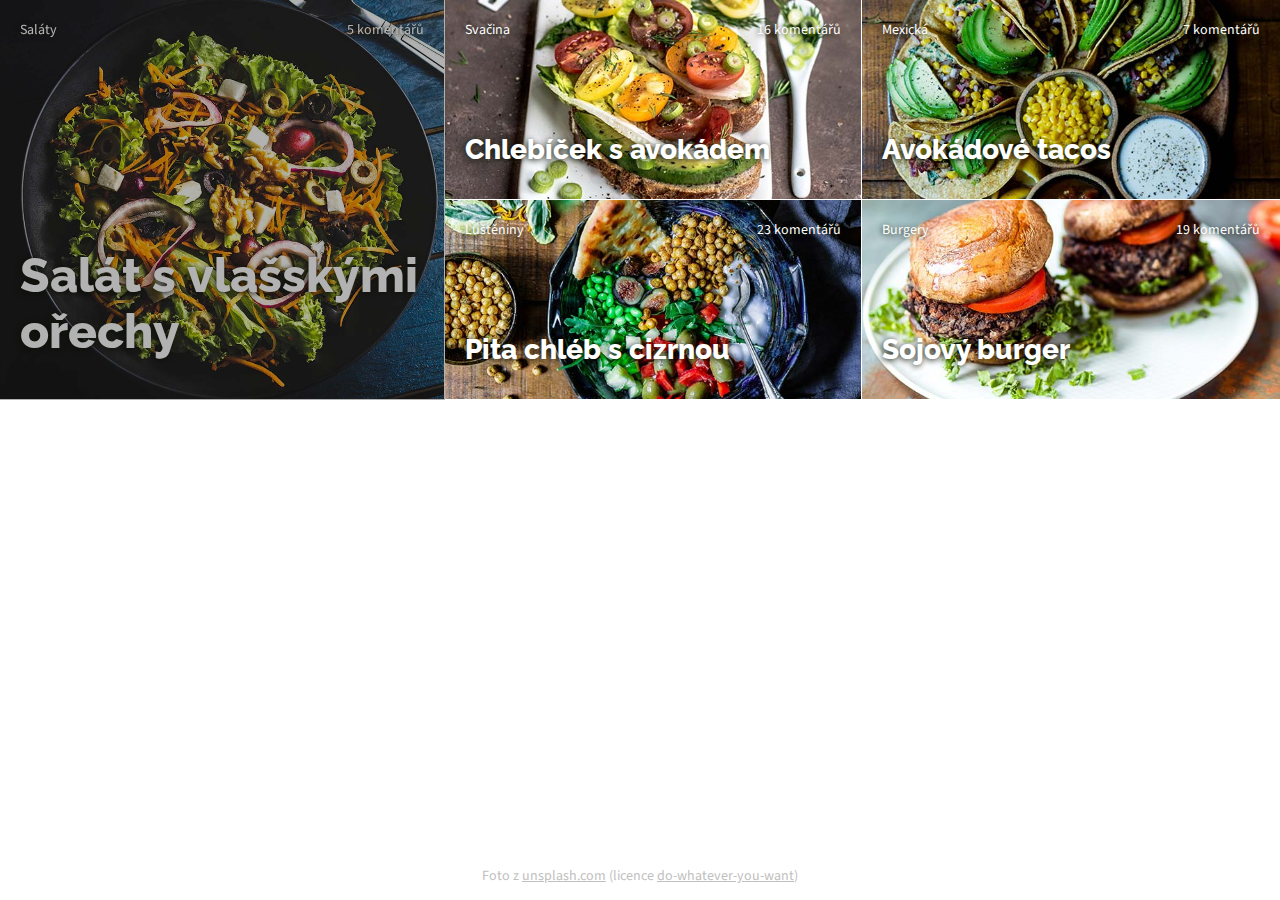
<file: index.html>
<!DOCTYPE html>
<html>
    <head>
        <meta charset="utf-8">
        <meta http-equiv="X-UA-Compatible" content="IE=edge,chrome=1">
        <meta name="viewport" content="width=device-width, initial-scale=1">
        <title>Recepty</title>
        <link href="https://fonts.googleapis.com/css?family=Source+Sans+Pro:400,700|Raleway:600,800&amp;subset=latin-ext" rel="stylesheet">
        <link rel="preconnect" href="https://fonts.googleapis.com">
        <link rel="preconnect" href="https://fonts.gstatic.com" crossorigin>
        <link href="https://fonts.googleapis.com/css2?family=Montserrat:wght@500&family=Raleway:wght@700&display=swap"
            rel="stylesheet">
        <link rel="stylesheet" type="text/css" href="style.css">
    </head>

    
    <body>
        <div class="obal">
            <div class="top">
                <div class="salat">
                    <div class="kategoria">Saláty</div>
                    <div class="komentare">5 komentářů</div>
                </div>
                <h2 class="nazov_hlavny">Salát s&nbsp;vlašskými ořechy</h2>    
             
            </div>

            <div class="ostatne">
                <div class="recept_2">
                    <div class="svacina"> 
                        <div class="kategoria">Svačina</div>
                        <div class="komentare">16 komentářů</div>
                    </div>
                    <h2 class="nazov">Chlebíček s&nbsp;avokádem</h2>
                </div>

                
            <div class="recept_3">
                    <div class="mexicka">
                        <div class="kategoria">Mexická</div>
                        <div class="komentare">7 komentářů</div> 
                    </div>
                    <h2 class="nazov">Avokádové tacos</h2>
                </div>

                <div class="recept_4">
                    <div class="lusteniny">
                        <div class="kategoria">Luštěniny</div> 
                        <div class="komentare">23 komentářů</div> 
                    </div>
                    <h2 class="nazov">Pita chléb s&nbsp;cizrnou</h2>
                </div>

                <div class="recept_5">
                    <div class="burgery">
                        <div class="kategoria">Burgery</div> 
                        <div class="komentare">19 komentářů</div> 
                    </div>
                    <h2 class="nazov">Sojový burger</h2>
                </div>

            </div>
        </div>

        <div class="paticka">
            <p>Foto z <a href="https://unsplash.com">unsplash.com</a> (licence <a href="https://unsplash.com/license">do-whatever-you-want</a>)</p>
        </div>
        

    </body>

    
    

    
</html>
</file>
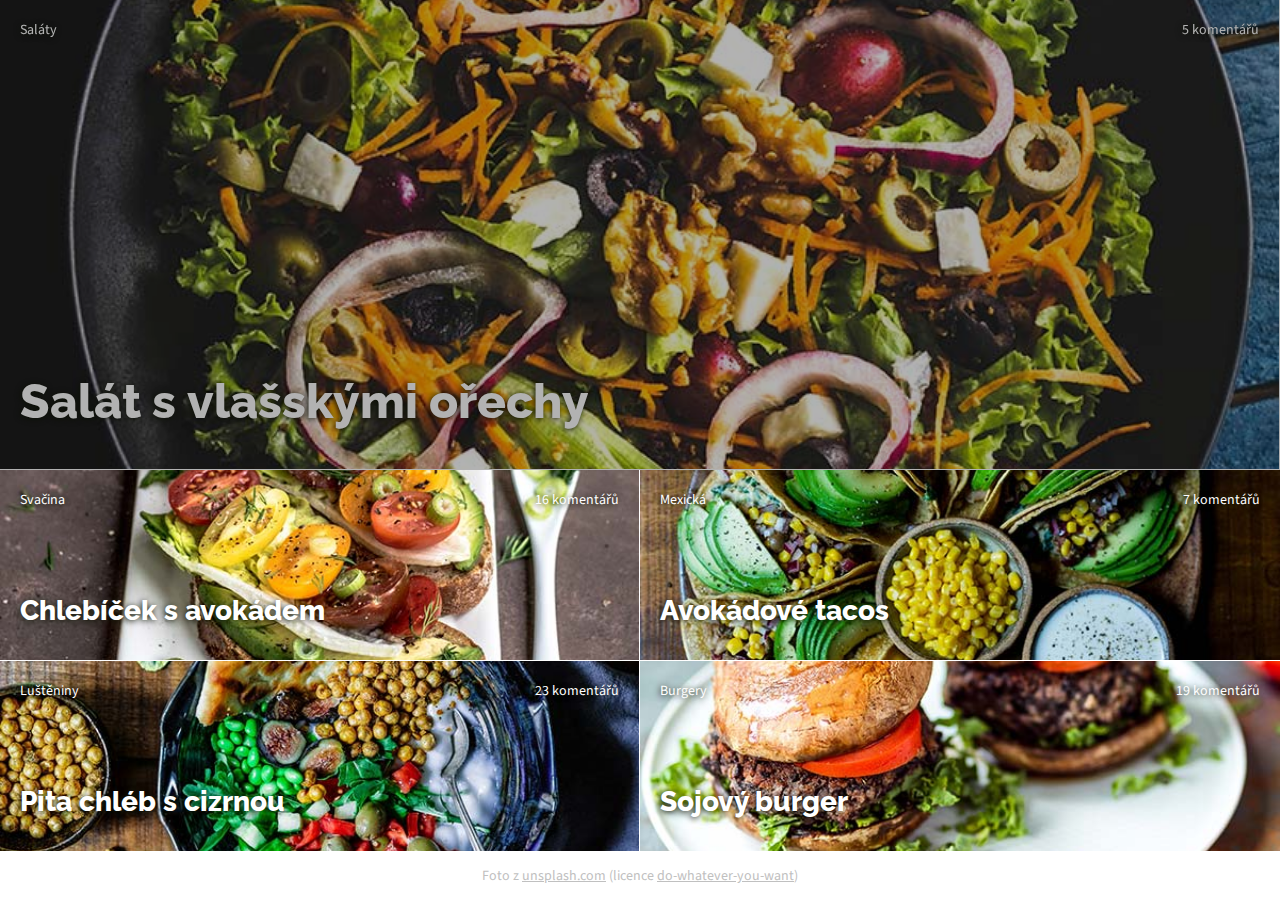
<file: index-level2-tezsi.html>
<!DOCTYPE html>
<html>
    <head>
        <meta charset="utf-8">
        <meta http-equiv="X-UA-Compatible" content="IE=edge,chrome=1">
        <meta name="viewport" content="width=device-width, initial-scale=1">
        <title>Recepty</title>
        <link href="https://fonts.googleapis.com/css?family=Source+Sans+Pro:400,700|Raleway:600,800&amp;subset=latin-ext" rel="stylesheet">
        <link rel="preconnect" href="https://fonts.googleapis.com">
        <link rel="preconnect" href="https://fonts.gstatic.com" crossorigin>
        <link href="https://fonts.googleapis.com/css2?family=Montserrat:wght@500&family=Raleway:wght@700&display=swap"
            rel="stylesheet">
        <link rel="stylesheet" type="text/css" href="style.css">
    </head>

    
    <body>
        <div class="top">
            
            <div class="salat">
                <div class="kategoria">Saláty</div>
                <div class="komentare">5 komentářů</div>
                </div>
                <h2 class="nazov_hlavny">Salát s&nbsp;vlašskými ořechy</h1>    
            </div>
            
        </div>

        <div class="ostatne">
            <div class="recept_2">
                <div class="svacina"> 
                    <div class="kategoria">Svačina</div>
                    <div class="komentare">16 komentářů</div>
                </div>
                <h2 class="nazov">Chlebíček s&nbsp;avokádem</h2>
            </div>

            
           <div class="recept_3">
                <div class="mexicka">
                    <div class="kategoria">Mexická</div>
                    <div class="komentare">7 komentářů</div> 
                </div>
                <h2 class="nazov">Avokádové tacos</h2>
            </div>

            <div class="recept_4">
                <div class="lusteniny">
                    <div class="kategoria">Luštěniny</div> 
                    <div class="komentare">23 komentářů</div> 
                </div>
                <h2 class="nazov">Pita chléb s&nbsp;cizrnou</h2>
            </div>

            <div class="recept_5">
                <div class="burgery">
                    <div class="kategoria">Burgery</div> 
                    <div class="komentare">19 komentářů</div> 
                </div>
                <h2 class="nazov">Sojový burger</h2>
            </div>

        </div>

        <div class="paticka">
            <p>Foto z <a href="https://unsplash.com">unsplash.com</a> (licence <a href="https://unsplash.com/license">do-whatever-you-want</a>)</p>
        </div>
        

    </body>


    


    
</html>
</file>
<file: style.css>
/* nejsme vcerejsi, pouzivame moderni box model */
html { box-sizing: border-box; }
*, :after, :before { box-sizing: inherit; }


/* -------------------------------------------------- */

/*
pouzivame mobile first pristup
tj. vychozi styly mimo media query jsou pro nejmensi mobilni zarizeni (telefony)
s pribyvajici sirkou pridavame media query pro...
tablety:
@media (min-width: 480px) {
}
notebook/pc:
@media (min-width: 860px) {
}
*/


body {
    margin: 0;
    font-family: 'Source Sans Pro', sans-serif;
}

.paticka {
    text-align: center;
    font-size: 14px;
    color: silver;
}

.paticka a {
    color: silver;
}


/* ------------------------------- */
/* ----- DOLE BUDE TVOJE CSS ----- */
/* ------------------------------- */



body {
    display: flex;
    flex-direction: column;
    min-height: 100vh;
}

.paticka {
    margin-top: auto;
}

/* hlavný recept */

.nazov_hlavny {
    font-weight: 800;
    font-size: 28px;
    font-family: 'Raleway', sans-serif;
    color: white;
    text-shadow: -1px 1px 6px #101607;
    padding-left: 10px;
    
}

.top {
    display: flex;
    flex-direction: column;
    background-image: url("images/salat.jpg");
    background-repeat: no-repeat;
    background-size: cover;
    border-bottom: 1px solid white;
    min-height: 200px;
    justify-content: space-between;
    

}





/* ostatné recepty */

.nazov {
    font-weight: 800;
    font-size: 18px;
    font-family: 'Raleway', sans-serif;
    color: white;
    text-shadow: -1px 1px 6px #101607;
    padding: 10px;

}

.kategoria,
.komentare {
    font-weight: 400;
    font-size: 14px;
    color: white;
    text-shadow: -1px 1px 6px #101607;
    padding: 10px;
}


.ostatne {
    display: flex;
    flex-direction: column;
    
}


.recept_2 {
    display: flex;
    flex-direction: column;
    background-image: url("images/chlebicek.jpg");
    background-repeat: no-repeat;
    background-size: cover;
    border-bottom: 1px solid white;
    flex-grow: 1;
    min-height: 90px;
    justify-content: space-between;

    
}

.recept_3 {
    display: flex;
    flex-direction: column;
    background-image: url("images/tacos.jpg");
    background-repeat: no-repeat;
    background-size: cover;
    border-bottom: 1px solid white;
    flex-grow: 1;
    min-height: 90px;
    justify-content: space-between;
}

.recept_4 {
    display: flex;
    flex-direction: column;
    background-image: url("images/cizrna.jpg");
    background-repeat: no-repeat;
    background-size: cover;
    border-bottom: 1px solid white;
    flex-grow: 1;
    min-height: 90px;
    justify-content: space-between;
}

.recept_5 {
    display: flex;
    flex-direction: column;
    background-image: url("images/burger.jpg");
    background-repeat: no-repeat;
    background-size: cover;
    border-bottom: 1px solid white;
    flex-grow: 1;
    min-height: 90px;
    justify-content: space-between;
}

.svacina,
.mexicka,
.lusteniny,
.burgery,
.salat{
    display: flex;
    flex-direction: row;
    justify-content: space-between;
}



/* Tablet */

@media screen and (min-width: 480px) {
    
    .ostatne {
        flex-direction: row;
        flex-wrap: wrap;
        
    }

   .nazov {
        margin-top: 6vh;
        padding-left: 20px;
        font-size: 22px;
        
   }

   .nazov_hlavny {
    font-size: 36px;
    padding-left: 20px;

   }


   .top {
    min-height: 250px;
    font-size: 36px;
    flex-grow: 1;
    background-position: center;
   }

    
    .recept_2,
    .recept_3 {
        width: 40%;
        flex-grow: 1;
        border-bottom: 1px solid white;
        min-height: 150px;
        background-position: center;

    }

    .recept_2 {
        border-right: 1px solid white;
    }

    .recept_4,
    .recept_5 {
        width: 40%;
        flex-grow: 1;
        min-height: 150px;
        background-position: center;
        
    }

    .recept_4 {
        border-right: 1px solid white;
        

    }

    .kategoria,
    .komentare {
        padding: 20px;
    }
}
   

/* PC */

@media screen and (min-width: 860px) {

    .obal {
        display: flex;
        flex-direction: row;
    }
    

    .top {
        min-height: 400px;
        border-right: 1px solid white;


    }
    
    .ostatne {
        min-height: 200px;
        
    }

    .nazov_hlavny {
        font-size: 48px;
    }

    .nazov {
        font-size: 28px;
    }
  

    /* HOVER */
    
    .top,
    .recept_2,
    .recept_3,
    .recept_4,
    .recept_5 {
        transition: 0.3s;
    }
    
    .top:hover,
    .recept_2:hover,
    .recept_3:hover,
    .recept_4:hover,
    .recept_5:hover {
        filter: brightness(70%);
    }


}
</file>
